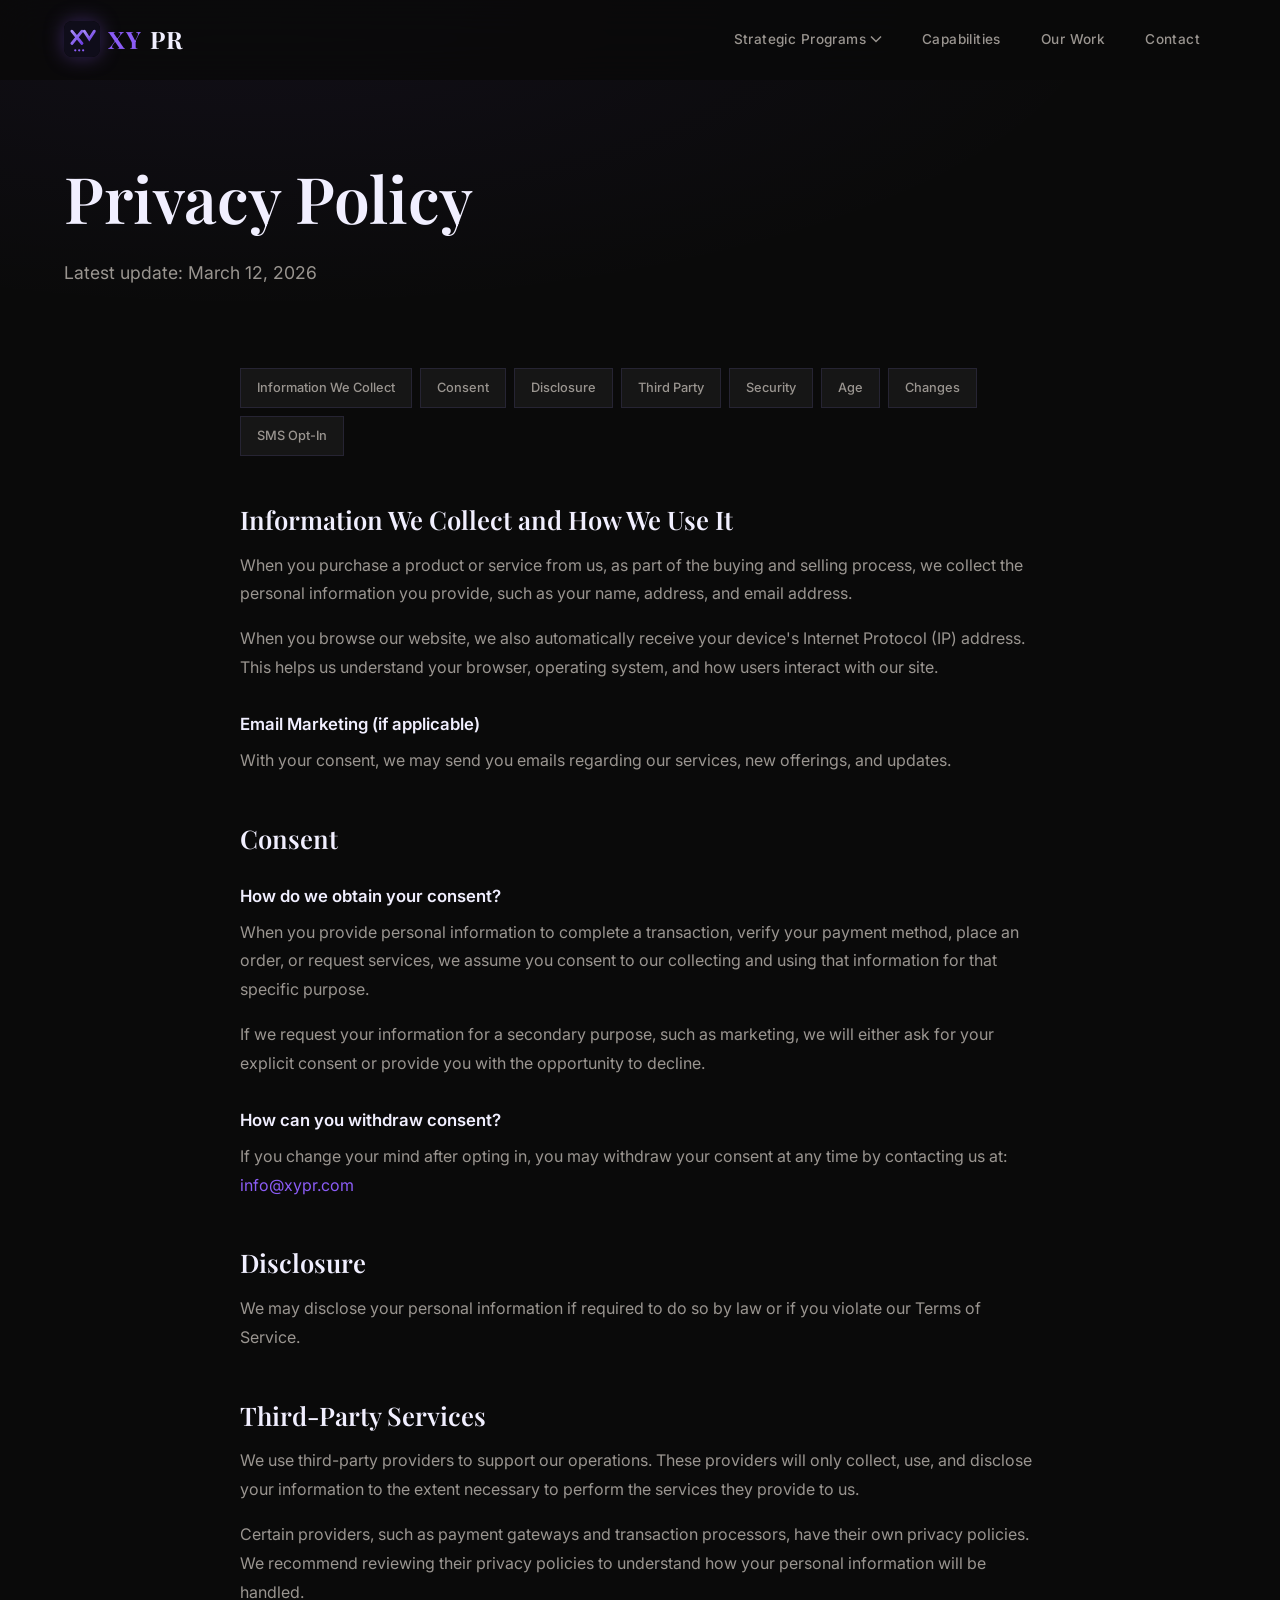
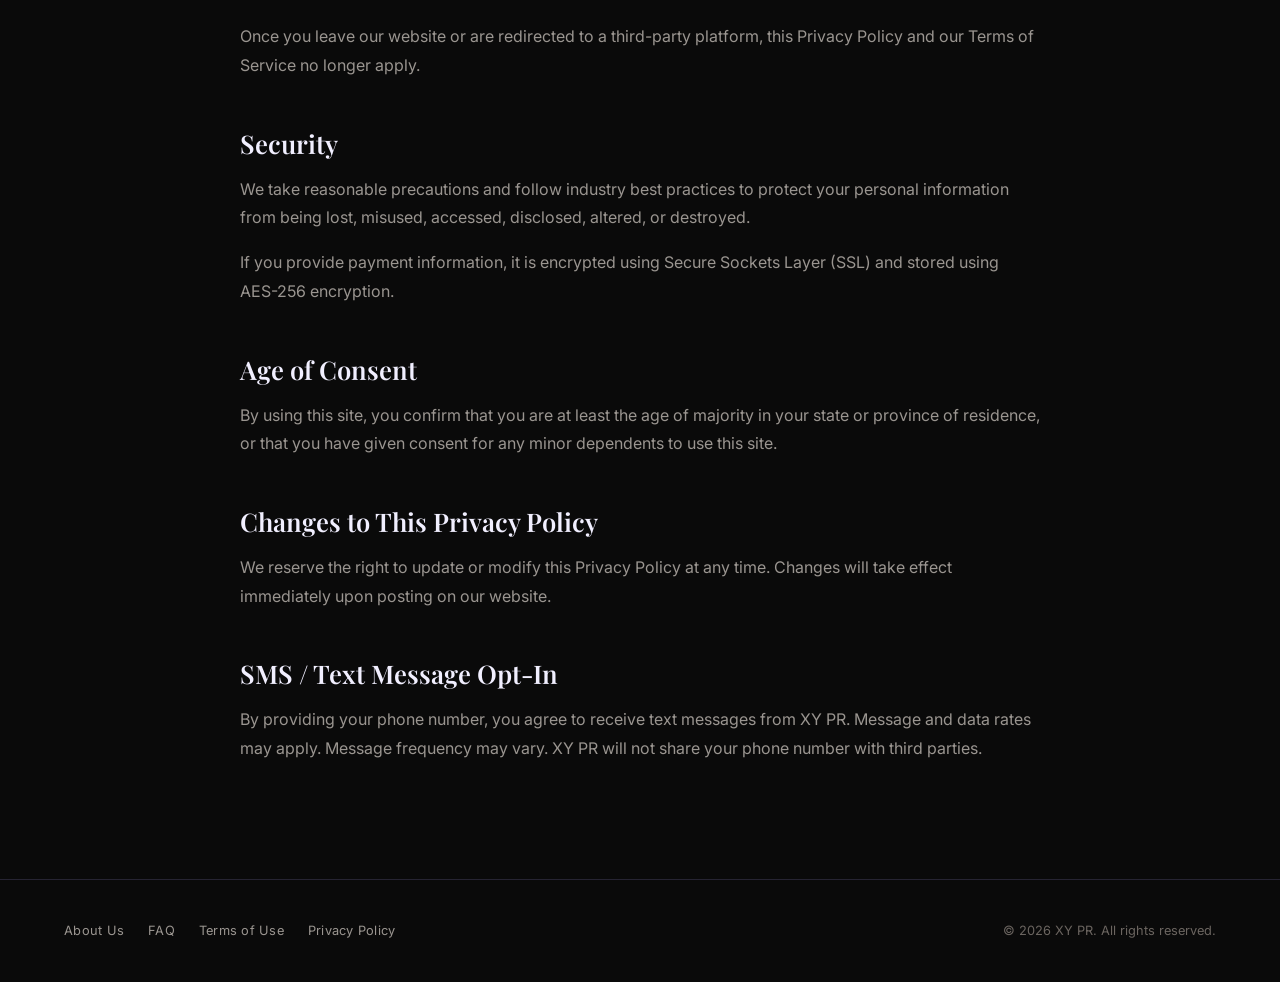
<file: privacy.html>
<!DOCTYPE html>
<html lang="en">
<head>
  <meta charset="UTF-8">
  <meta name="viewport" content="width=device-width, initial-scale=1.0">
  <title>Privacy Policy | XY PR</title>
  <meta name="description" content="XY PR Privacy Policy - how we collect, use, and protect your information.">
  <link rel="stylesheet" href="css/style.css">
  <link rel="icon" type="image/svg+xml" href="images/favicon.svg">
</head>
<body>

  <!-- Navigation -->
  <nav class="nav">
    <div class="nav__inner">
      <a href="index.html" class="nav__logo">
        <img src="images/logo.svg" alt="" class="nav__logo-img"><span><span class="nav__logo-accent">XY</span> PR</span>
      </a>
      <div class="nav__links">
        <div class="nav__dropdown">
          <a class="nav__link nav__dropdown-trigger">
            Strategic Programs
            <svg viewBox="0 0 12 8" fill="none"><path d="M1 1.5L6 6.5L11 1.5" stroke="currentColor" stroke-width="1.5"/></svg>
          </a>
          <div class="nav__dropdown-menu">
            <a href="career-programs.html" class="nav__dropdown-item">Career Acceleration Programs</a>
            <a href="vanguard-programs.html" class="nav__dropdown-item">Vanguard Programs</a>
          </div>
        </div>
        <a href="capabilities.html" class="nav__link">Capabilities</a>
        <a href="our-work.html" class="nav__link">Our Work</a>
        <a href="contact.html" class="nav__link">Contact</a>
      </div>
      <button class="nav__burger" aria-label="Menu">
        <span></span><span></span><span></span>
      </button>
    </div>
  </nav>

  <!-- Page Header -->
  <header class="page-header">
    <div class="container page-header__inner">
      <h1 class="page-header__title">Privacy Policy</h1>
      <p class="page-header__desc text-muted">Latest update: March 12, 2026</p>
    </div>
  </header>

  <!-- Content -->
  <section class="section" style="padding-top: 0;">
    <div class="container">
      <div class="legal-content">

        <div class="legal-nav">
          <a href="#info">Information We Collect</a>
          <a href="#consent">Consent</a>
          <a href="#disclosure">Disclosure</a>
          <a href="#thirdparty">Third Party</a>
          <a href="#security">Security</a>
          <a href="#age">Age</a>
          <a href="#changes">Changes</a>
          <a href="#sms">SMS Opt-In</a>
        </div>

        <h2 id="info">Information We Collect and How We Use It</h2>
        <p>When you purchase a product or service from us, as part of the buying and selling process, we collect the personal information you provide, such as your name, address, and email address.</p>
        <p>When you browse our website, we also automatically receive your device's Internet Protocol (IP) address. This helps us understand your browser, operating system, and how users interact with our site.</p>

        <h3>Email Marketing (if applicable)</h3>
        <p>With your consent, we may send you emails regarding our services, new offerings, and updates.</p>

        <h2 id="consent">Consent</h2>
        <h3>How do we obtain your consent?</h3>
        <p>When you provide personal information to complete a transaction, verify your payment method, place an order, or request services, we assume you consent to our collecting and using that information for that specific purpose.</p>
        <p>If we request your information for a secondary purpose, such as marketing, we will either ask for your explicit consent or provide you with the opportunity to decline.</p>

        <h3>How can you withdraw consent?</h3>
        <p>If you change your mind after opting in, you may withdraw your consent at any time by contacting us at: <a href="mailto:info@xypr.com">info@xypr.com</a></p>

        <h2 id="disclosure">Disclosure</h2>
        <p>We may disclose your personal information if required to do so by law or if you violate our Terms of Service.</p>

        <h2 id="thirdparty">Third-Party Services</h2>
        <p>We use third-party providers to support our operations. These providers will only collect, use, and disclose your information to the extent necessary to perform the services they provide to us.</p>
        <p>Certain providers, such as payment gateways and transaction processors, have their own privacy policies. We recommend reviewing their privacy policies to understand how your personal information will be handled.</p>
        <p>Once you leave our website or are redirected to a third-party platform, this Privacy Policy and our Terms of Service no longer apply.</p>

        <h2 id="security">Security</h2>
        <p>We take reasonable precautions and follow industry best practices to protect your personal information from being lost, misused, accessed, disclosed, altered, or destroyed.</p>
        <p>If you provide payment information, it is encrypted using Secure Sockets Layer (SSL) and stored using AES-256 encryption.</p>

        <h2 id="age">Age of Consent</h2>
        <p>By using this site, you confirm that you are at least the age of majority in your state or province of residence, or that you have given consent for any minor dependents to use this site.</p>

        <h2 id="changes">Changes to This Privacy Policy</h2>
        <p>We reserve the right to update or modify this Privacy Policy at any time. Changes will take effect immediately upon posting on our website.</p>

        <h2 id="sms">SMS / Text Message Opt-In</h2>
        <p>By providing your phone number, you agree to receive text messages from XY PR. Message and data rates may apply. Message frequency may vary. XY PR will not share your phone number with third parties.</p>

      </div>
    </div>
  </section>

  <!-- Footer -->
  <footer class="footer">
    <div class="container">
      <div class="footer__inner">
        <div class="footer__links">
          <a href="about.html" class="footer__link">About Us</a>
          <a href="faq.html" class="footer__link">FAQ</a>
          <a href="terms.html" class="footer__link">Terms of Use</a>
          <a href="privacy.html" class="footer__link">Privacy Policy</a>
        </div>
        <p class="footer__copy">&copy; 2026 XY PR. All rights reserved.</p>
      </div>
    </div>
  </footer>

  <script src="js/main.js"></script>
</body>
</html>
</file>
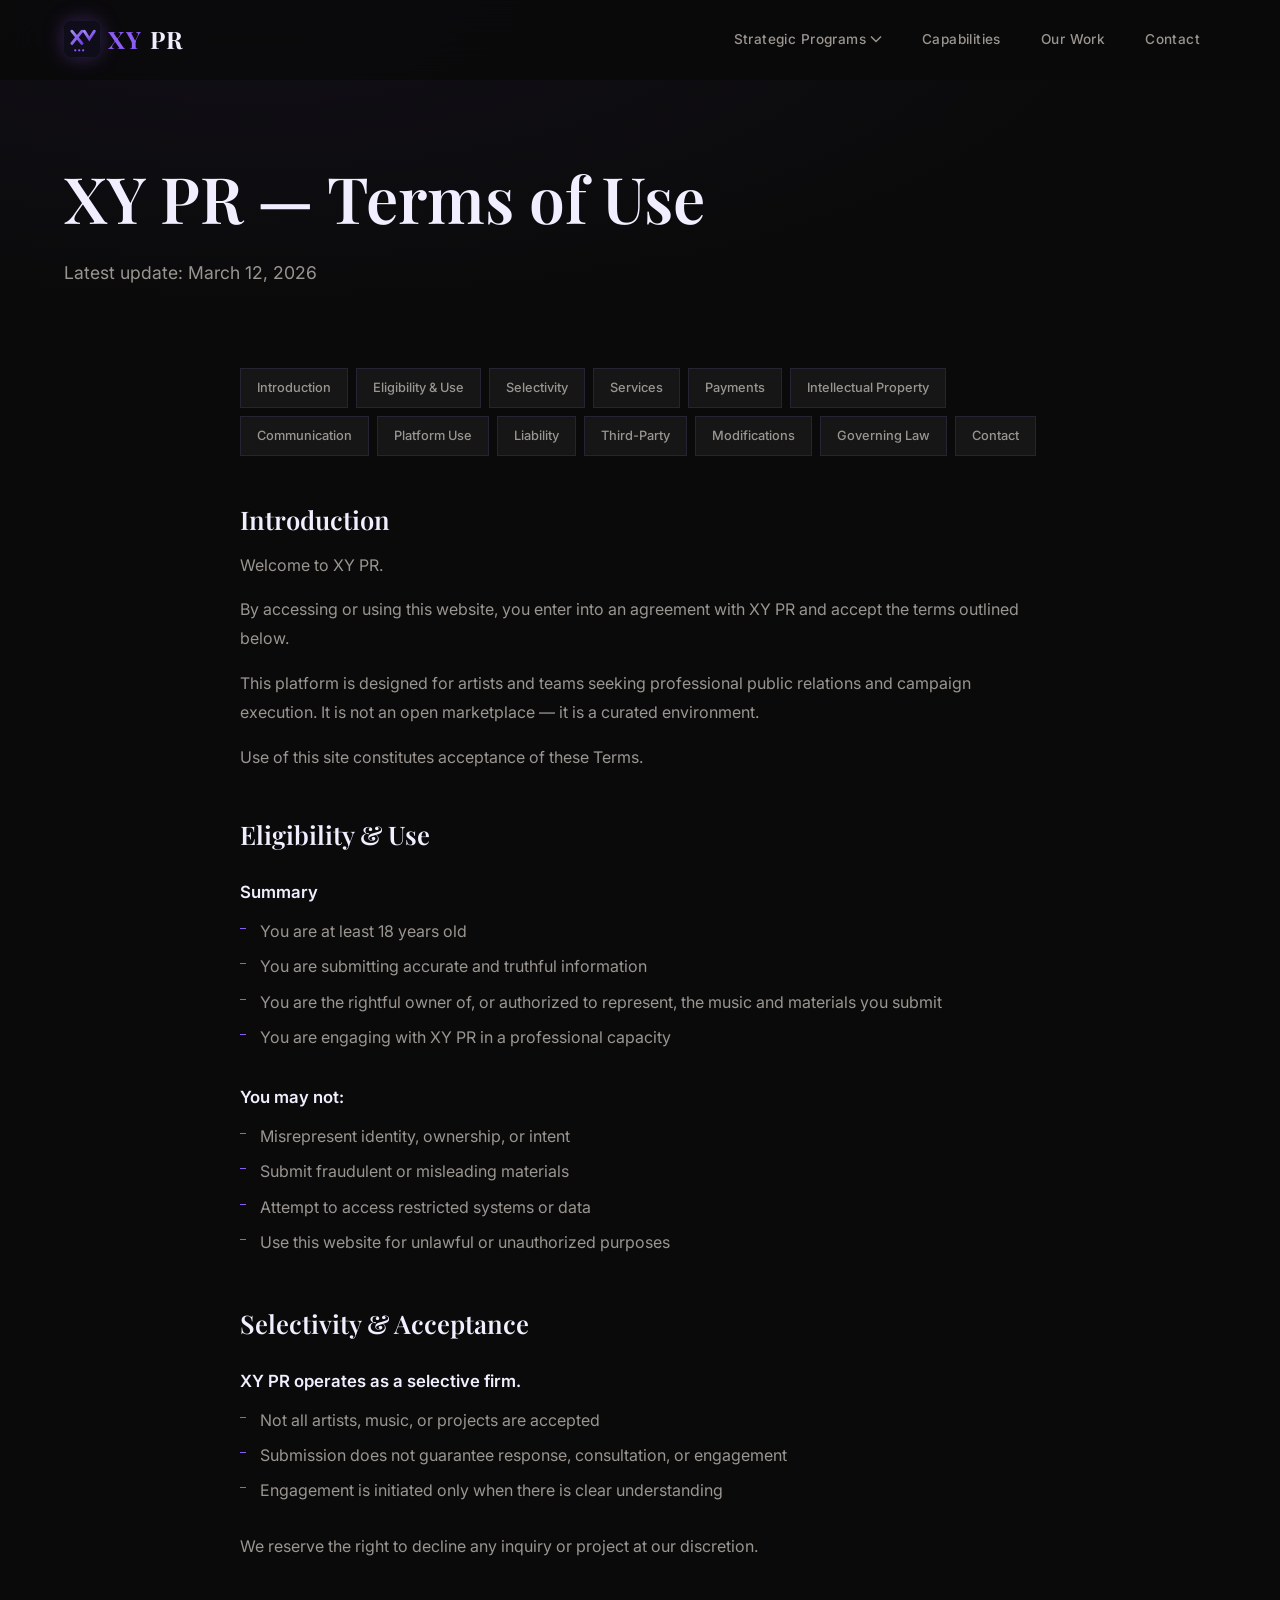
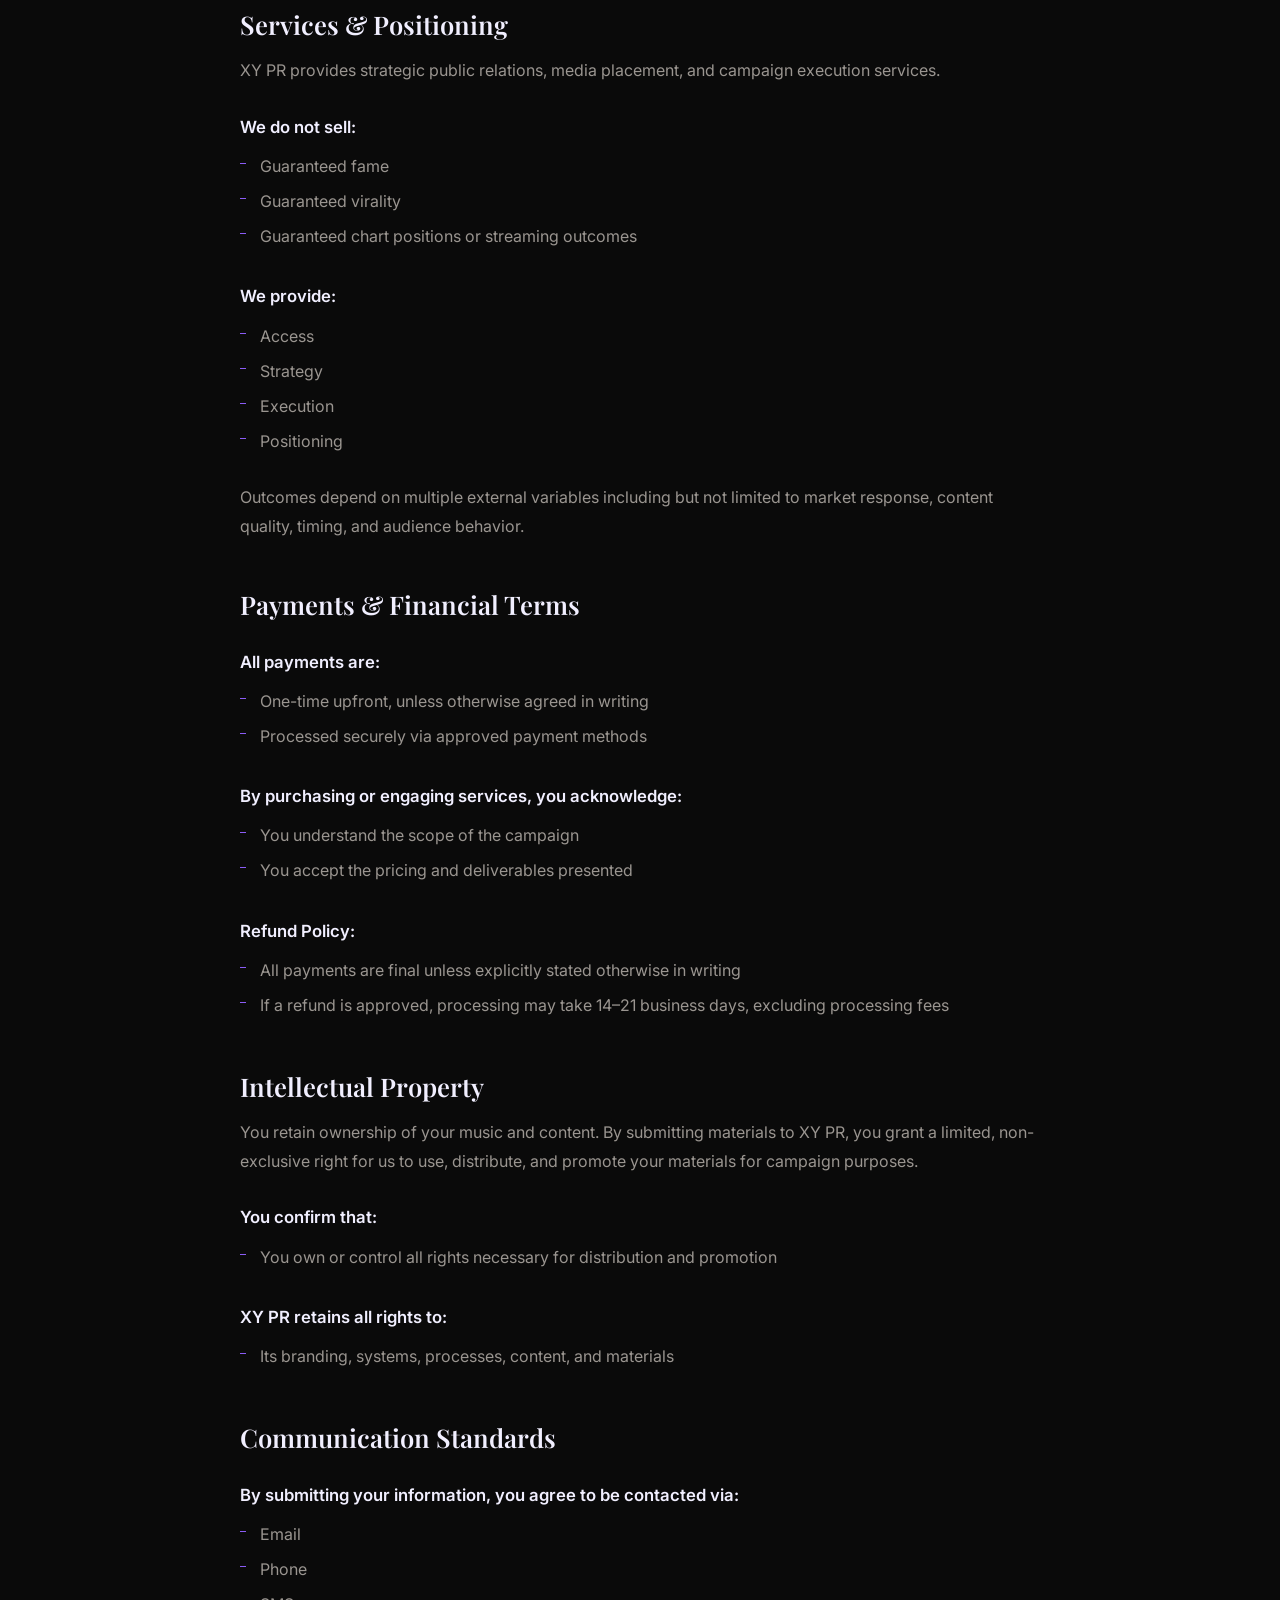
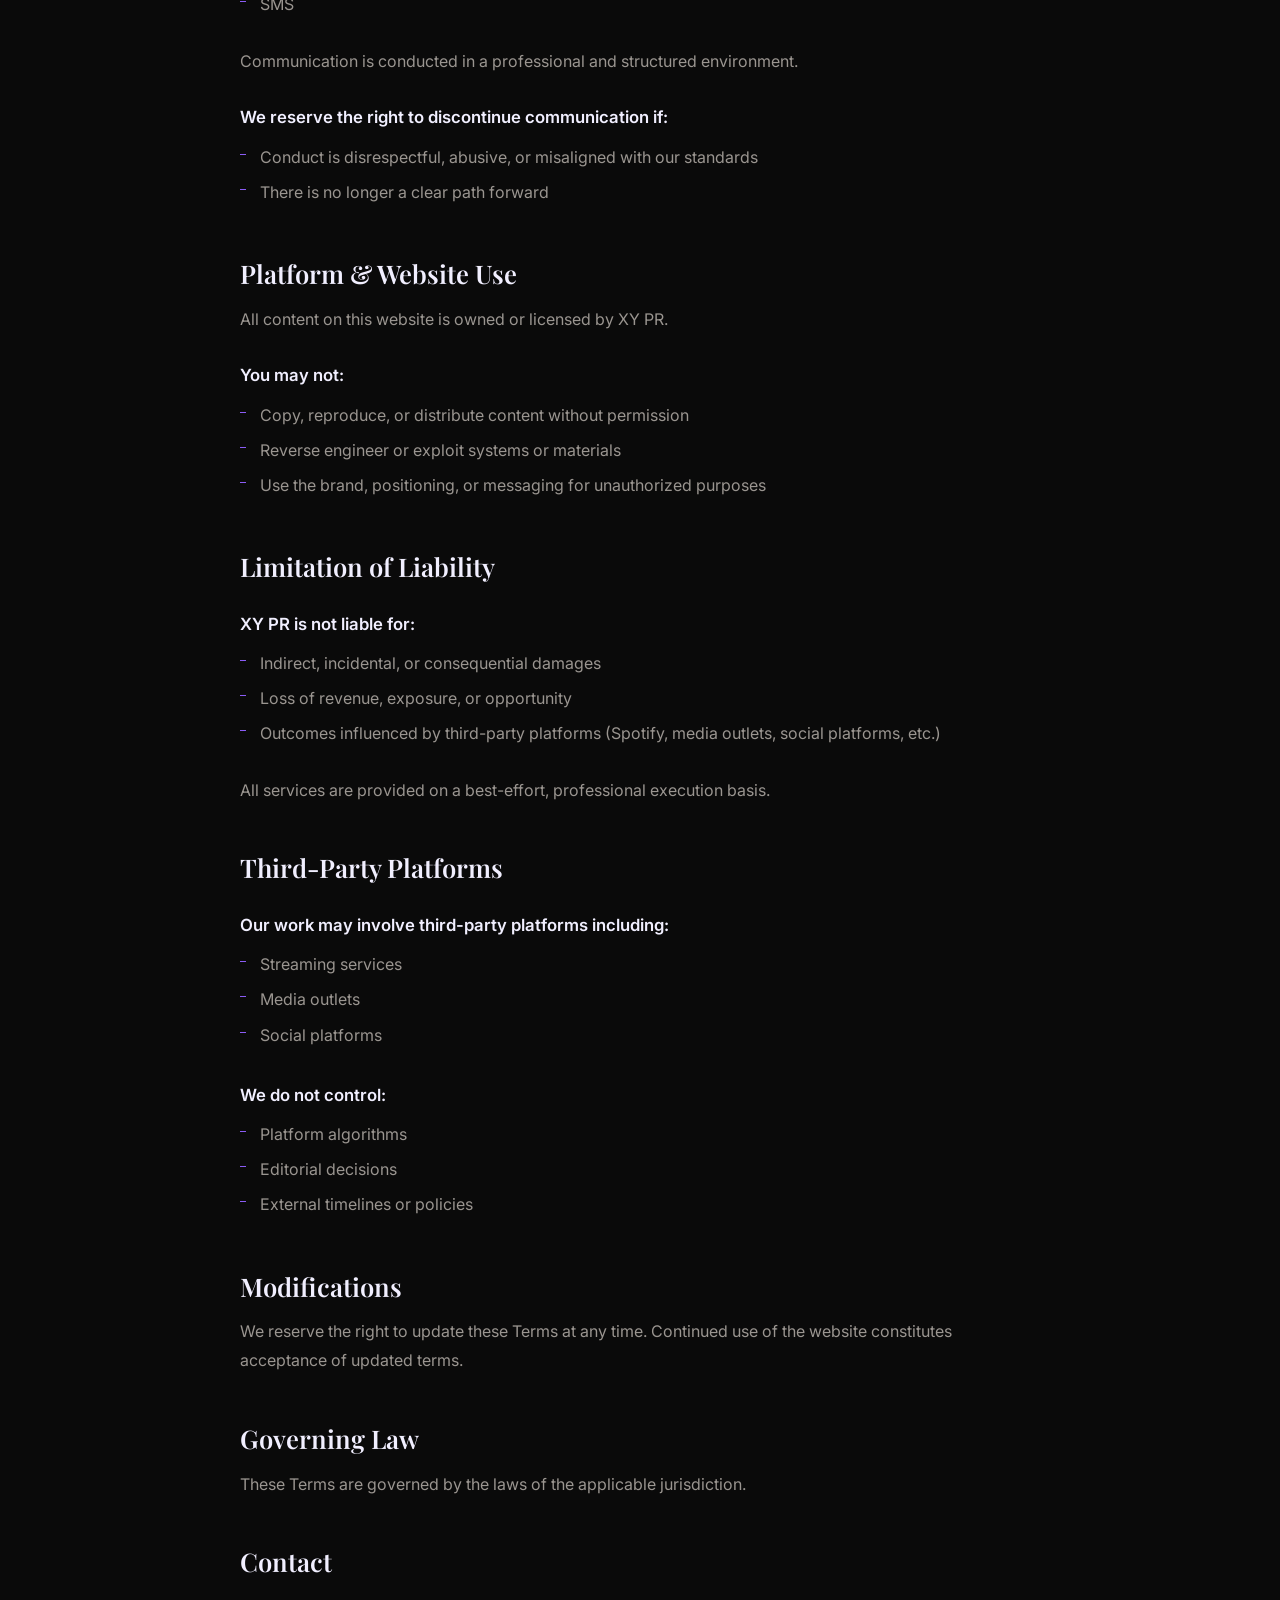
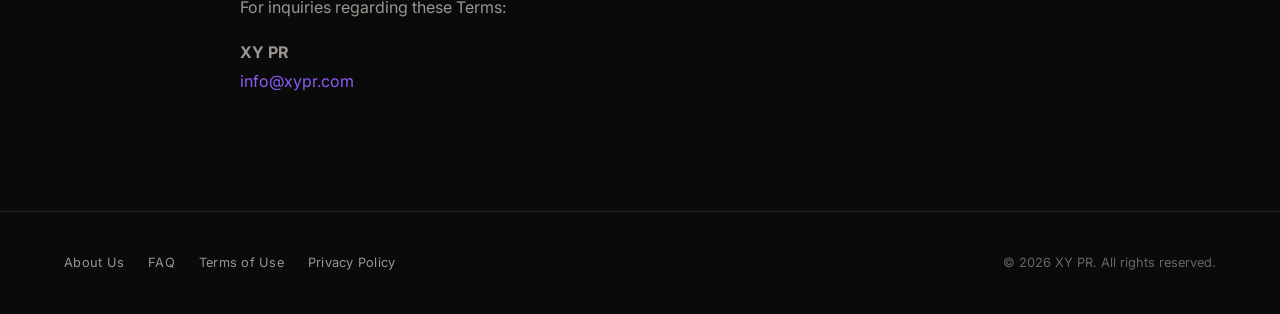
<file: terms.html>
<!DOCTYPE html>
<html lang="en">
<head>
  <meta charset="UTF-8">
  <meta name="viewport" content="width=device-width, initial-scale=1.0">
  <title>Terms of Use | XY PR</title>
  <meta name="description" content="XY PR Terms of Use - terms and conditions governing use of our services.">
  <link rel="stylesheet" href="css/style.css">
  <link rel="icon" type="image/svg+xml" href="images/favicon.svg">
</head>
<body>

  <!-- Navigation -->
  <nav class="nav">
    <div class="nav__inner">
      <a href="index.html" class="nav__logo">
        <img src="images/logo.svg" alt="" class="nav__logo-img"><span><span class="nav__logo-accent">XY</span> PR</span>
      </a>
      <div class="nav__links">
        <div class="nav__dropdown">
          <a class="nav__link nav__dropdown-trigger">
            Strategic Programs
            <svg viewBox="0 0 12 8" fill="none"><path d="M1 1.5L6 6.5L11 1.5" stroke="currentColor" stroke-width="1.5"/></svg>
          </a>
          <div class="nav__dropdown-menu">
            <a href="career-programs.html" class="nav__dropdown-item">Career Acceleration Programs</a>
            <a href="vanguard-programs.html" class="nav__dropdown-item">Vanguard Programs</a>
          </div>
        </div>
        <a href="capabilities.html" class="nav__link">Capabilities</a>
        <a href="our-work.html" class="nav__link">Our Work</a>
        <a href="contact.html" class="nav__link">Contact</a>
      </div>
      <button class="nav__burger" aria-label="Menu">
        <span></span><span></span><span></span>
      </button>
    </div>
  </nav>

  <!-- Page Header -->
  <header class="page-header">
    <div class="container page-header__inner">
      <h1 class="page-header__title">XY PR &mdash; Terms of Use</h1>
      <p class="page-header__desc text-muted">Latest update: March 12, 2026</p>
    </div>
  </header>

  <!-- Content -->
  <section class="section" style="padding-top: 0;">
    <div class="container">
      <div class="legal-content">

        <div class="legal-nav">
          <a href="#intro">Introduction</a>
          <a href="#eligibility">Eligibility & Use</a>
          <a href="#selectivity">Selectivity</a>
          <a href="#services">Services</a>
          <a href="#payments">Payments</a>
          <a href="#ip">Intellectual Property</a>
          <a href="#communication">Communication</a>
          <a href="#platform">Platform Use</a>
          <a href="#liability">Liability</a>
          <a href="#thirdparty">Third-Party</a>
          <a href="#modifications">Modifications</a>
          <a href="#law">Governing Law</a>
          <a href="#contact">Contact</a>
        </div>

        <h2 id="intro">Introduction</h2>
        <p>Welcome to XY PR.</p>
        <p>By accessing or using this website, you enter into an agreement with XY PR and accept the terms outlined below.</p>
        <p>This platform is designed for artists and teams seeking professional public relations and campaign execution. It is not an open marketplace &mdash; it is a curated environment.</p>
        <p>Use of this site constitutes acceptance of these Terms.</p>

        <h2 id="eligibility">Eligibility & Use</h2>
        <h3>Summary</h3>
        <ul>
          <li>You are at least 18 years old</li>
          <li>You are submitting accurate and truthful information</li>
          <li>You are the rightful owner of, or authorized to represent, the music and materials you submit</li>
          <li>You are engaging with XY PR in a professional capacity</li>
        </ul>
        <h3>You may not:</h3>
        <ul>
          <li>Misrepresent identity, ownership, or intent</li>
          <li>Submit fraudulent or misleading materials</li>
          <li>Attempt to access restricted systems or data</li>
          <li>Use this website for unlawful or unauthorized purposes</li>
        </ul>

        <h2 id="selectivity">Selectivity & Acceptance</h2>
        <h3>XY PR operates as a selective firm.</h3>
        <ul>
          <li>Not all artists, music, or projects are accepted</li>
          <li>Submission does not guarantee response, consultation, or engagement</li>
          <li>Engagement is initiated only when there is clear understanding</li>
        </ul>
        <p>We reserve the right to decline any inquiry or project at our discretion.</p>

        <h2 id="services">Services & Positioning</h2>
        <p>XY PR provides strategic public relations, media placement, and campaign execution services.</p>
        <h3>We do not sell:</h3>
        <ul>
          <li>Guaranteed fame</li>
          <li>Guaranteed virality</li>
          <li>Guaranteed chart positions or streaming outcomes</li>
        </ul>
        <h3>We provide:</h3>
        <ul>
          <li>Access</li>
          <li>Strategy</li>
          <li>Execution</li>
          <li>Positioning</li>
        </ul>
        <p>Outcomes depend on multiple external variables including but not limited to market response, content quality, timing, and audience behavior.</p>

        <h2 id="payments">Payments & Financial Terms</h2>
        <h3>All payments are:</h3>
        <ul>
          <li>One-time upfront, unless otherwise agreed in writing</li>
          <li>Processed securely via approved payment methods</li>
        </ul>
        <h3>By purchasing or engaging services, you acknowledge:</h3>
        <ul>
          <li>You understand the scope of the campaign</li>
          <li>You accept the pricing and deliverables presented</li>
        </ul>
        <h3>Refund Policy:</h3>
        <ul>
          <li>All payments are final unless explicitly stated otherwise in writing</li>
          <li>If a refund is approved, processing may take 14&ndash;21 business days, excluding processing fees</li>
        </ul>

        <h2 id="ip">Intellectual Property</h2>
        <p>You retain ownership of your music and content. By submitting materials to XY PR, you grant a limited, non-exclusive right for us to use, distribute, and promote your materials for campaign purposes.</p>
        <h3>You confirm that:</h3>
        <ul>
          <li>You own or control all rights necessary for distribution and promotion</li>
        </ul>
        <h3>XY PR retains all rights to:</h3>
        <ul>
          <li>Its branding, systems, processes, content, and materials</li>
        </ul>

        <h2 id="communication">Communication Standards</h2>
        <h3>By submitting your information, you agree to be contacted via:</h3>
        <ul>
          <li>Email</li>
          <li>Phone</li>
          <li>SMS</li>
        </ul>
        <p>Communication is conducted in a professional and structured environment.</p>
        <h3>We reserve the right to discontinue communication if:</h3>
        <ul>
          <li>Conduct is disrespectful, abusive, or misaligned with our standards</li>
          <li>There is no longer a clear path forward</li>
        </ul>

        <h2 id="platform">Platform & Website Use</h2>
        <p>All content on this website is owned or licensed by XY PR.</p>
        <h3>You may not:</h3>
        <ul>
          <li>Copy, reproduce, or distribute content without permission</li>
          <li>Reverse engineer or exploit systems or materials</li>
          <li>Use the brand, positioning, or messaging for unauthorized purposes</li>
        </ul>

        <h2 id="liability">Limitation of Liability</h2>
        <h3>XY PR is not liable for:</h3>
        <ul>
          <li>Indirect, incidental, or consequential damages</li>
          <li>Loss of revenue, exposure, or opportunity</li>
          <li>Outcomes influenced by third-party platforms (Spotify, media outlets, social platforms, etc.)</li>
        </ul>
        <p>All services are provided on a best-effort, professional execution basis.</p>

        <h2 id="thirdparty">Third-Party Platforms</h2>
        <h3>Our work may involve third-party platforms including:</h3>
        <ul>
          <li>Streaming services</li>
          <li>Media outlets</li>
          <li>Social platforms</li>
        </ul>
        <h3>We do not control:</h3>
        <ul>
          <li>Platform algorithms</li>
          <li>Editorial decisions</li>
          <li>External timelines or policies</li>
        </ul>

        <h2 id="modifications">Modifications</h2>
        <p>We reserve the right to update these Terms at any time. Continued use of the website constitutes acceptance of updated terms.</p>

        <h2 id="law">Governing Law</h2>
        <p>These Terms are governed by the laws of the applicable jurisdiction.</p>

        <h2 id="contact">Contact</h2>
        <p>For inquiries regarding these Terms:</p>
        <p><strong>XY PR</strong><br>
        <a href="mailto:info@xypr.com">info@xypr.com</a></p>

      </div>
    </div>
  </section>

  <!-- Footer -->
  <footer class="footer">
    <div class="container">
      <div class="footer__inner">
        <div class="footer__links">
          <a href="about.html" class="footer__link">About Us</a>
          <a href="faq.html" class="footer__link">FAQ</a>
          <a href="terms.html" class="footer__link">Terms of Use</a>
          <a href="privacy.html" class="footer__link">Privacy Policy</a>
        </div>
        <p class="footer__copy">&copy; 2026 XY PR. All rights reserved.</p>
      </div>
    </div>
  </footer>

  <script src="js/main.js"></script>
</body>
</html>
</file>
<file: css/style.css>
/* ===== XY PR - Music Agency Stylesheet ===== */
/* Dark theme with gold/amber accents */

@import url('https://fonts.googleapis.com/css2?family=Playfair+Display:wght@400;500;600;700&family=Inter:wght@300;400;500;600;700&display=swap');

/* ===== CSS Variables ===== */
:root {
  --color-bg: #0a0a0a;
  --color-bg-alt: #111111;
  --color-bg-card: #161616;
  --color-bg-card-hover: #1c1c1c;
  --color-gold: #8b5cf6;
  --color-gold-light: #a78bfa;
  --color-gold-dark: #6d3fe0;
  --color-text: #f1efff;
  --color-text-muted: #9a9590;
  --color-text-dim: #6b6560;
  --color-border: #262433;
  --color-border-light: #363348;
  --font-display: 'Playfair Display', Georgia, serif;
  --font-body: 'Inter', -apple-system, BlinkMacSystemFont, sans-serif;
  --max-width: 1200px;
  --nav-height: 80px;
  --transition: 0.3s ease;
  --transition-slow: 0.6s ease;
}

/* ===== Reset ===== */
*, *::before, *::after {
  margin: 0;
  padding: 0;
  box-sizing: border-box;
}

html {
  scroll-behavior: smooth;
  font-size: 16px;
}

body {
  font-family: var(--font-body);
  background-color: var(--color-bg);
  color: var(--color-text);
  line-height: 1.7;
  overflow-x: hidden;
  -webkit-font-smoothing: antialiased;
  -moz-osx-font-smoothing: grayscale;
}

a {
  color: var(--color-gold);
  text-decoration: none;
  transition: color var(--transition);
}

a:hover {
  color: var(--color-gold-light);
}

img {
  max-width: 100%;
  height: auto;
  display: block;
}

ul { list-style: none; }

h1, h2, h3, h4, h5, h6 {
  font-family: var(--font-display);
  font-weight: 600;
  line-height: 1.2;
  color: var(--color-text);
}

/* ===== Utility ===== */
.container {
  max-width: var(--max-width);
  margin: 0 auto;
  padding: 0 24px;
}

.section {
  padding: 100px 0;
}

.section--alt {
  background: var(--color-bg-alt);
}

.text-gold { color: var(--color-gold); }
.text-muted { color: var(--color-text-muted); }
.text-center { text-align: center; }

.sr-only {
  position: absolute;
  width: 1px;
  height: 1px;
  overflow: hidden;
  clip: rect(0 0 0 0);
  white-space: nowrap;
}

/* ===== Buttons ===== */
.btn {
  display: inline-block;
  padding: 16px 36px;
  font-family: var(--font-body);
  font-size: 0.875rem;
  font-weight: 600;
  letter-spacing: 0.08em;
  text-transform: uppercase;
  border: none;
  border-radius: 0;
  cursor: pointer;
  transition: all var(--transition);
  text-align: center;
}

.btn--primary {
  background: var(--color-gold);
  color: var(--color-bg);
}

.btn--primary:hover {
  background: var(--color-gold-light);
  color: var(--color-bg);
  transform: translateY(-2px);
  box-shadow: 0 8px 30px rgba(139, 92, 246, 0.3);
}

.btn--outline {
  background: transparent;
  color: var(--color-gold);
  border: 1px solid var(--color-gold);
}

.btn--outline:hover {
  background: var(--color-gold);
  color: var(--color-bg);
  transform: translateY(-2px);
}

.btn--ghost {
  background: transparent;
  color: var(--color-text);
  border: 1px solid var(--color-border);
}

.btn--ghost:hover {
  border-color: var(--color-gold);
  color: var(--color-gold);
}

/* ===== Navigation ===== */
.nav {
  position: fixed;
  top: 0;
  left: 0;
  width: 100%;
  height: var(--nav-height);
  z-index: 1000;
  transition: all var(--transition);
  background: rgba(10, 10, 10, 0.85);
  backdrop-filter: blur(20px);
  -webkit-backdrop-filter: blur(20px);
  border-bottom: 1px solid transparent;
}

.nav.scrolled {
  border-bottom-color: var(--color-border);
  background: rgba(10, 10, 10, 0.95);
}

.nav__inner {
  max-width: var(--max-width);
  margin: 0 auto;
  padding: 0 24px;
  height: 100%;
  display: flex;
  align-items: center;
  justify-content: space-between;
}

.nav__logo {
  font-family: var(--font-display);
  font-size: 1.5rem;
  font-weight: 700;
  color: var(--color-text);
  letter-spacing: 0.05em;
  display: flex;
  align-items: center;
  gap: 8px;
}

.nav__logo:hover { color: var(--color-text); }

.nav__logo-img {
  width: 36px;
  height: 36px;
  border-radius: 8px;
  box-shadow: 0 0 20px rgba(139, 92, 246, 0.35);
}

.nav__logo-accent {
  color: var(--color-gold);
}

.nav__links {
  display: flex;
  align-items: center;
  gap: 8px;
}

.nav__link {
  padding: 8px 16px;
  font-size: 0.85rem;
  font-weight: 500;
  color: var(--color-text-muted);
  letter-spacing: 0.03em;
  transition: color var(--transition);
  position: relative;
}

.nav__link:hover,
.nav__link.active {
  color: var(--color-text);
}

.nav__link::after {
  content: '';
  position: absolute;
  bottom: 0;
  left: 16px;
  right: 16px;
  height: 1px;
  background: var(--color-gold);
  transform: scaleX(0);
  transition: transform var(--transition);
}

.nav__link:hover::after,
.nav__link.active::after {
  transform: scaleX(1);
}

/* Dropdown */
.nav__dropdown {
  position: relative;
}

.nav__dropdown-trigger {
  cursor: pointer;
  display: flex;
  align-items: center;
  gap: 4px;
}

.nav__dropdown-trigger svg {
  width: 12px;
  height: 12px;
  transition: transform var(--transition);
}

.nav__dropdown:hover .nav__dropdown-trigger svg {
  transform: rotate(180deg);
}

.nav__dropdown-menu {
  position: absolute;
  top: 100%;
  left: 0;
  min-width: 260px;
  background: var(--color-bg-card);
  border: 1px solid var(--color-border);
  padding: 8px 0;
  opacity: 0;
  visibility: hidden;
  transform: translateY(10px);
  transition: all var(--transition);
}

.nav__dropdown:hover .nav__dropdown-menu {
  opacity: 1;
  visibility: visible;
  transform: translateY(0);
}

.nav__dropdown-item {
  display: block;
  padding: 12px 20px;
  font-size: 0.85rem;
  color: var(--color-text-muted);
  transition: all var(--transition);
}

.nav__dropdown-item:hover {
  background: var(--color-bg);
  color: var(--color-gold);
  padding-left: 28px;
}

/* Mobile menu */
.nav__burger {
  display: none;
  flex-direction: column;
  gap: 5px;
  cursor: pointer;
  padding: 4px;
  background: none;
  border: none;
}

.nav__burger span {
  display: block;
  width: 24px;
  height: 2px;
  background: var(--color-text);
  transition: all var(--transition);
}

.nav__burger.active span:nth-child(1) {
  transform: rotate(45deg) translate(5px, 5px);
}

.nav__burger.active span:nth-child(2) {
  opacity: 0;
}

.nav__burger.active span:nth-child(3) {
  transform: rotate(-45deg) translate(5px, -5px);
}

/* ===== Hero ===== */
.hero {
  min-height: 100vh;
  display: flex;
  align-items: center;
  position: relative;
  padding-top: var(--nav-height);
  overflow: hidden;
}

.hero__bg {
  position: absolute;
  inset: 0;
  z-index: 0;
}

.hero__bg::before {
  content: '';
  position: absolute;
  inset: 0;
  background: radial-gradient(ellipse at 30% 50%, rgba(139, 92, 246, 0.08) 0%, transparent 70%),
              radial-gradient(ellipse at 70% 30%, rgba(139, 92, 246, 0.04) 0%, transparent 60%);
}

.hero--photo .hero__bg {
  background: var(--photo) center / cover no-repeat;
}

.hero--photo .hero__bg::before {
  background:
    linear-gradient(90deg, rgba(10, 10, 10, 0.95) 0%, rgba(10, 10, 10, 0.8) 50%, rgba(10, 10, 10, 0.45) 100%),
    radial-gradient(ellipse at 30% 50%, rgba(139, 92, 246, 0.18) 0%, transparent 70%);
}

.hero__bg::after {
  content: '';
  position: absolute;
  bottom: 0;
  left: 0;
  right: 0;
  height: 200px;
  background: linear-gradient(to top, var(--color-bg), transparent);
}

.hero__grid {
  display: grid;
  grid-template-columns: 1.1fr 0.9fr;
  gap: 48px;
  align-items: center;
}

.hero__content {
  position: relative;
  z-index: 1;
  max-width: 800px;
}

.hero__art {
  position: relative;
  z-index: 1;
}

.hero__art img {
  width: 100%;
  max-width: 520px;
  margin: 0 auto;
  filter: drop-shadow(0 30px 60px rgba(139, 92, 246, 0.25));
  animation: spin 40s linear infinite;
}

@keyframes spin {
  to { transform: rotate(360deg); }
}

.hero__eyebrow {
  font-size: 0.8rem;
  font-weight: 600;
  letter-spacing: 0.2em;
  text-transform: uppercase;
  color: var(--color-gold);
  margin-bottom: 24px;
  display: flex;
  align-items: center;
  gap: 12px;
}

.hero__eyebrow::before {
  content: '';
  width: 40px;
  height: 1px;
  background: var(--color-gold);
}

.hero__title {
  font-size: clamp(2.5rem, 6vw, 4.5rem);
  font-weight: 700;
  line-height: 1.08;
  margin-bottom: 28px;
}

.hero__title span {
  display: block;
}

.hero__subtitle {
  font-size: 1.15rem;
  color: var(--color-text-muted);
  max-width: 550px;
  margin-bottom: 48px;
  line-height: 1.8;
}

.hero__actions {
  display: flex;
  gap: 16px;
  flex-wrap: wrap;
}

/* Floating music notes animation */
.hero__notes {
  position: absolute;
  right: 5%;
  top: 20%;
  width: 400px;
  height: 400px;
  opacity: 0.06;
  z-index: 0;
}

.hero__note {
  position: absolute;
  font-size: 3rem;
  animation: float 6s ease-in-out infinite;
  color: var(--color-gold);
}

.hero__note:nth-child(1) { top: 10%; left: 20%; animation-delay: 0s; }
.hero__note:nth-child(2) { top: 40%; left: 60%; animation-delay: 1.5s; }
.hero__note:nth-child(3) { top: 70%; left: 30%; animation-delay: 3s; }
.hero__note:nth-child(4) { top: 25%; left: 80%; animation-delay: 4.5s; }

@keyframes float {
  0%, 100% { transform: translateY(0) rotate(0deg); }
  50% { transform: translateY(-20px) rotate(5deg); }
}

/* ===== Section Headers ===== */
.section-header {
  margin-bottom: 64px;
}

.section-header__eyebrow {
  font-size: 0.75rem;
  font-weight: 600;
  letter-spacing: 0.2em;
  text-transform: uppercase;
  color: var(--color-gold);
  margin-bottom: 16px;
}

.section-header__title {
  font-size: clamp(2rem, 4vw, 3rem);
  margin-bottom: 20px;
}

.section-header__desc {
  font-size: 1.05rem;
  color: var(--color-text-muted);
  max-width: 600px;
  line-height: 1.8;
}

.section-header--center {
  text-align: center;
}

.section-header--center .section-header__desc {
  margin: 0 auto;
}

/* ===== Trust Banner ===== */
.trust {
  padding: 60px 0;
  border-top: 1px solid var(--color-border);
  border-bottom: 1px solid var(--color-border);
}

.trust__inner {
  display: flex;
  align-items: center;
  justify-content: center;
  gap: 48px;
  flex-wrap: wrap;
}

.trust__item {
  font-size: 0.85rem;
  color: var(--color-text-dim);
  letter-spacing: 0.05em;
  text-transform: uppercase;
  font-weight: 500;
}

/* ===== Program Cards ===== */
.programs {
  display: grid;
  grid-template-columns: repeat(auto-fit, minmax(340px, 1fr));
  gap: 32px;
}

.program-card {
  background: var(--color-bg-card);
  border: 1px solid var(--color-border);
  padding: 48px 36px;
  position: relative;
  overflow: hidden;
  transition: all var(--transition);
}

.program-card::before {
  content: '';
  position: absolute;
  top: 0;
  left: 0;
  right: 0;
  height: 2px;
  background: linear-gradient(90deg, var(--color-gold), transparent);
  transform: scaleX(0);
  transform-origin: left;
  transition: transform var(--transition-slow);
}

.program-card:hover {
  border-color: var(--color-border-light);
  transform: translateY(-4px);
  box-shadow: 0 20px 60px rgba(0, 0, 0, 0.3);
}

.program-card:hover::before {
  transform: scaleX(1);
}

.program-card__image {
  width: calc(100% + 72px);
  margin: -48px -36px 32px;
  max-width: none;
  aspect-ratio: 16/9;
  object-fit: cover;
  border-bottom: 1px solid var(--color-border);
  filter: saturate(0.85);
  transition: filter var(--transition-slow), transform var(--transition-slow);
}

.program-card:hover .program-card__image {
  filter: saturate(1.1);
}

.program-intro {
  display: grid;
  grid-template-columns: 1fr 1fr;
  gap: 48px;
  align-items: center;
  margin-bottom: 64px;
}

.program-intro__image {
  width: 100%;
  aspect-ratio: 4/3;
  object-fit: cover;
  border: 1px solid var(--color-border);
}

.program-card__category {
  font-size: 0.7rem;
  font-weight: 600;
  letter-spacing: 0.15em;
  text-transform: uppercase;
  color: var(--color-gold);
  margin-bottom: 20px;
}

.program-card__title {
  font-size: 1.6rem;
  margin-bottom: 16px;
}

.program-card__desc {
  color: var(--color-text-muted);
  font-size: 0.95rem;
  line-height: 1.7;
  margin-bottom: 32px;
}

.program-card__link {
  font-size: 0.85rem;
  font-weight: 600;
  letter-spacing: 0.06em;
  text-transform: uppercase;
  color: var(--color-gold);
  display: inline-flex;
  align-items: center;
  gap: 8px;
}

.program-card__link::after {
  content: '\2192';
  transition: transform var(--transition);
}

.program-card__link:hover::after {
  transform: translateX(4px);
}

/* ===== Reputation / Feature Grid ===== */
.features {
  display: grid;
  grid-template-columns: 1fr 1fr;
  gap: 80px;
  align-items: center;
}

.features__visual {
  position: relative;
}

.features__image-placeholder {
  background: linear-gradient(135deg, var(--color-bg-card), var(--color-bg-alt));
  border: 1px solid var(--color-border);
  aspect-ratio: 4/5;
  display: flex;
  align-items: center;
  justify-content: center;
  font-size: 4rem;
  color: var(--color-gold);
  opacity: 0.3;
  position: relative;
  overflow: hidden;
}

.features__image-placeholder::after {
  content: '';
  position: absolute;
  inset: 0;
  background: linear-gradient(135deg, transparent 40%, rgba(139, 92, 246, 0.05));
}

.features__image {
  width: 100%;
  border: 1px solid var(--color-border);
  box-shadow: 0 30px 80px rgba(0, 0, 0, 0.4);
}

.features__image--tall {
  aspect-ratio: 4/5;
  object-fit: cover;
}

.features__image--wide {
  aspect-ratio: 16/9;
  object-fit: cover;
}

.features__list {
  display: flex;
  flex-direction: column;
  gap: 36px;
}

.feature-item {
  padding-left: 24px;
  border-left: 2px solid var(--color-border);
  transition: border-color var(--transition);
}

.feature-item:hover {
  border-left-color: var(--color-gold);
}

.feature-item__title {
  font-family: var(--font-body);
  font-size: 1.1rem;
  font-weight: 600;
  margin-bottom: 8px;
}

.feature-item__desc {
  color: var(--color-text-muted);
  font-size: 0.92rem;
  line-height: 1.7;
}

/* ===== Team Section ===== */
.team-grid {
  display: grid;
  grid-template-columns: repeat(3, 1fr);
  gap: 2px;
}

.team-block {
  background: var(--color-bg-card);
  padding: 40px 32px;
  border: 1px solid var(--color-border);
  text-align: center;
  transition: all var(--transition);
}

.team-block:hover {
  background: var(--color-bg-card-hover);
  border-color: var(--color-border-light);
}

.team-block__icon {
  font-size: 1.5rem;
  color: var(--color-gold);
  margin-bottom: 20px;
}

.team-block__title {
  font-family: var(--font-body);
  font-size: 0.75rem;
  font-weight: 600;
  letter-spacing: 0.12em;
  text-transform: uppercase;
  color: var(--color-text);
  margin-bottom: 12px;
}

.team-block__desc {
  font-size: 0.85rem;
  color: var(--color-text-muted);
  line-height: 1.6;
}

/* ===== CTA Section ===== */
.cta {
  padding: 100px 0;
  text-align: center;
  position: relative;
}

.cta::before {
  content: '';
  position: absolute;
  inset: 0;
  background: radial-gradient(ellipse at center, rgba(139, 92, 246, 0.06) 0%, transparent 70%);
}

.cta--photo {
  background: var(--photo) center / cover no-repeat fixed;
}

.cta--photo::before {
  background:
    linear-gradient(rgba(10, 10, 10, 0.88), rgba(10, 10, 10, 0.88)),
    radial-gradient(ellipse at center, rgba(139, 92, 246, 0.15) 0%, transparent 70%);
}

.cta__inner {
  position: relative;
  z-index: 1;
  max-width: 600px;
  margin: 0 auto;
}

.cta__title {
  font-size: clamp(1.8rem, 3.5vw, 2.5rem);
  margin-bottom: 20px;
}

.cta__desc {
  color: var(--color-text-muted);
  font-size: 1.05rem;
  margin-bottom: 16px;
  line-height: 1.8;
}

.cta__note {
  font-size: 0.85rem;
  color: var(--color-text-dim);
  font-style: italic;
  margin-bottom: 36px;
}

/* ===== Footer ===== */
.footer {
  border-top: 1px solid var(--color-border);
  padding: 40px 0;
}

.footer__inner {
  display: flex;
  justify-content: space-between;
  align-items: center;
  flex-wrap: wrap;
  gap: 16px;
}

.footer__links {
  display: flex;
  gap: 24px;
  flex-wrap: wrap;
}

.footer__link {
  font-size: 0.8rem;
  color: var(--color-text-muted);
  letter-spacing: 0.02em;
}

.footer__link:hover {
  color: var(--color-text);
}

.footer__copy {
  font-size: 0.8rem;
  color: var(--color-text-dim);
}

/* ===== Page Header ===== */
.page-header {
  padding: calc(var(--nav-height) + 80px) 0 80px;
  position: relative;
}

.page-header::before {
  content: '';
  position: absolute;
  inset: 0;
  background: radial-gradient(ellipse at 20% 0%, rgba(139, 92, 246, 0.06) 0%, transparent 60%);
}

.page-header--photo {
  background: var(--photo) center 35% / cover no-repeat;
  min-height: 460px;
  display: flex;
  align-items: flex-end;
}

.page-header--photo::before {
  background:
    linear-gradient(180deg, rgba(10, 10, 10, 0.85) 0%, rgba(10, 10, 10, 0.55) 50%, var(--color-bg) 100%),
    radial-gradient(ellipse at 20% 0%, rgba(139, 92, 246, 0.2) 0%, transparent 60%);
}

.page-header__inner {
  position: relative;
  z-index: 1;
}

.page-header__eyebrow {
  font-size: 0.75rem;
  font-weight: 600;
  letter-spacing: 0.2em;
  text-transform: uppercase;
  color: var(--color-gold);
  margin-bottom: 16px;
}

.page-header__title {
  font-size: clamp(2.5rem, 5vw, 4rem);
  margin-bottom: 20px;
}

.page-header__desc {
  font-size: 1.1rem;
  color: var(--color-text-muted);
  max-width: 640px;
  line-height: 1.8;
}

/* ===== Accordion ===== */
.accordion {
  display: flex;
  flex-direction: column;
  gap: 2px;
}

.accordion__item {
  background: var(--color-bg-card);
  border: 1px solid var(--color-border);
  overflow: hidden;
  transition: border-color var(--transition);
}

.accordion__item.active {
  border-color: var(--color-border-light);
}

.accordion__header {
  padding: 24px 32px;
  display: flex;
  align-items: center;
  justify-content: space-between;
  cursor: pointer;
  transition: background var(--transition);
}

.accordion__header:hover {
  background: var(--color-bg-card-hover);
}

.accordion__number {
  font-family: var(--font-display);
  font-size: 1.2rem;
  color: var(--color-gold);
  margin-right: 20px;
  min-width: 32px;
}

.accordion__title {
  flex: 1;
  font-family: var(--font-body);
  font-size: 1rem;
  font-weight: 600;
}

.accordion__icon {
  width: 24px;
  height: 24px;
  position: relative;
  flex-shrink: 0;
}

.accordion__icon::before,
.accordion__icon::after {
  content: '';
  position: absolute;
  background: var(--color-text-muted);
  transition: transform var(--transition);
}

.accordion__icon::before {
  top: 50%;
  left: 4px;
  right: 4px;
  height: 1px;
}

.accordion__icon::after {
  left: 50%;
  top: 4px;
  bottom: 4px;
  width: 1px;
}

.accordion__item.active .accordion__icon::after {
  transform: rotate(90deg);
}

.accordion__body {
  max-height: 0;
  overflow: hidden;
  transition: max-height 0.4s ease;
}

.accordion__content {
  padding: 0 32px 32px 72px;
  color: var(--color-text-muted);
  font-size: 0.95rem;
  line-height: 1.8;
}

.accordion__content h4 {
  font-family: var(--font-body);
  font-size: 0.95rem;
  font-weight: 600;
  color: var(--color-text);
  margin-bottom: 12px;
}

.accordion__content ul {
  margin-top: 16px;
  padding-left: 0;
}

.accordion__content li {
  padding: 4px 0 4px 20px;
  position: relative;
}

.accordion__content li::before {
  content: '';
  position: absolute;
  left: 0;
  top: 14px;
  width: 6px;
  height: 1px;
  background: var(--color-gold);
}

/* ===== Portfolio Grid ===== */
.portfolio-grid {
  display: grid;
  grid-template-columns: repeat(auto-fit, minmax(320px, 1fr));
  gap: 24px;
}

.portfolio-card {
  background: var(--color-bg-card);
  border: 1px solid var(--color-border);
  overflow: hidden;
  transition: all var(--transition);
  cursor: pointer;
}

.portfolio-card:hover {
  border-color: var(--color-border-light);
  transform: translateY(-4px);
  box-shadow: 0 20px 60px rgba(0, 0, 0, 0.3);
}

.portfolio-card__image {
  width: 100%;
  aspect-ratio: 16/10;
  object-fit: cover;
  transition: transform var(--transition-slow);
}

.portfolio-card:hover .portfolio-card__image {
  transform: scale(1.03);
}

.portfolio-card__body {
  padding: 24px 28px 28px;
}

.portfolio-card__genre {
  font-size: 0.7rem;
  font-weight: 600;
  letter-spacing: 0.15em;
  text-transform: uppercase;
  color: var(--color-gold);
  margin-bottom: 8px;
}

.portfolio-card__title {
  font-size: 1.2rem;
  margin-bottom: 8px;
}

.portfolio-card__desc {
  font-size: 0.85rem;
  color: var(--color-text-muted);
  line-height: 1.6;
}

/* ===== Contact Form ===== */
.contact-grid {
  display: grid;
  grid-template-columns: 1fr 1fr;
  gap: 64px;
}

.form-group {
  margin-bottom: 24px;
}

.form-group label {
  display: block;
  font-size: 0.8rem;
  font-weight: 600;
  letter-spacing: 0.08em;
  text-transform: uppercase;
  color: var(--color-text-muted);
  margin-bottom: 8px;
}

.form-group input,
.form-group select,
.form-group textarea {
  width: 100%;
  padding: 14px 16px;
  font-family: var(--font-body);
  font-size: 0.95rem;
  color: var(--color-text);
  background: var(--color-bg);
  border: 1px solid var(--color-border);
  outline: none;
  transition: border-color var(--transition);
}

.form-group input:focus,
.form-group select:focus,
.form-group textarea:focus {
  border-color: var(--color-gold);
}

.form-group textarea {
  resize: vertical;
  min-height: 120px;
}

.form-group select {
  appearance: none;
  -webkit-appearance: none;
  background-image: url("data:image/svg+xml,%3Csvg xmlns='http://www.w3.org/2000/svg' width='12' height='8'%3E%3Cpath fill='%239a9590' d='M6 8L0 0h12z'/%3E%3C/svg%3E");
  background-repeat: no-repeat;
  background-position: right 16px center;
  padding-right: 40px;
}

.contact-info {
  display: flex;
  flex-direction: column;
  gap: 32px;
}

.contact-info__art {
  width: 100%;
  aspect-ratio: 16/9;
  object-fit: cover;
  border: 1px solid var(--color-border);
}

.contact-info__item {
  padding-left: 24px;
  border-left: 2px solid var(--color-border);
}

.contact-info__label {
  font-size: 0.75rem;
  font-weight: 600;
  letter-spacing: 0.12em;
  text-transform: uppercase;
  color: var(--color-gold);
  margin-bottom: 8px;
}

.contact-info__value {
  color: var(--color-text-muted);
  font-size: 0.95rem;
}

/* ===== Tabs ===== */
.tabs {
  display: flex;
  gap: 4px;
  margin-bottom: 48px;
}

.tab {
  padding: 12px 28px;
  font-size: 0.85rem;
  font-weight: 600;
  letter-spacing: 0.05em;
  color: var(--color-text-muted);
  background: var(--color-bg-card);
  border: 1px solid var(--color-border);
  cursor: pointer;
  transition: all var(--transition);
}

.tab:hover {
  color: var(--color-text);
  border-color: var(--color-border-light);
}

.tab.active {
  color: var(--color-bg);
  background: var(--color-gold);
  border-color: var(--color-gold);
}

/* ===== About Page ===== */
.about-intro {
  display: grid;
  grid-template-columns: 1fr 1fr;
  gap: 80px;
  align-items: start;
}

.about-values {
  display: grid;
  grid-template-columns: repeat(3, 1fr);
  gap: 32px;
}

.value-card {
  padding: 36px 28px;
  background: var(--color-bg-card);
  border: 1px solid var(--color-border);
  text-align: center;
  transition: all var(--transition);
}

.value-card:hover {
  border-color: var(--color-border-light);
  transform: translateY(-2px);
}

.value-card__title {
  font-family: var(--font-body);
  font-size: 0.9rem;
  font-weight: 600;
  margin-bottom: 12px;
}

.value-card__desc {
  font-size: 0.85rem;
  color: var(--color-text-muted);
  line-height: 1.6;
}

/* ===== Who We Work With Tabs ===== */
.audience-tabs {
  display: flex;
  gap: 2px;
  margin-bottom: 32px;
}

.audience-tab {
  padding: 14px 28px;
  background: var(--color-bg-card);
  border: 1px solid var(--color-border);
  font-size: 0.85rem;
  font-weight: 500;
  color: var(--color-text-muted);
  cursor: pointer;
  transition: all var(--transition);
}

.audience-tab:hover,
.audience-tab.active {
  background: var(--color-gold);
  color: var(--color-bg);
  border-color: var(--color-gold);
}

/* ===== Approach Section ===== */
.approach-grid {
  display: grid;
  grid-template-columns: repeat(3, 1fr);
  gap: 32px;
}

.approach-item {
  padding: 32px 24px;
  background: var(--color-bg-card);
  border: 1px solid var(--color-border);
  text-align: center;
}

.approach-item__title {
  font-family: var(--font-body);
  font-size: 0.9rem;
  font-weight: 600;
  color: var(--color-gold);
  margin-bottom: 8px;
}

.approach-item__over {
  font-size: 0.8rem;
  color: var(--color-text-dim);
  font-style: italic;
}

/* ===== FAQ ===== */
.faq-list {
  max-width: 800px;
  margin: 0 auto;
}

.faq-item {
  border-bottom: 1px solid var(--color-border);
}

.faq-item__question {
  padding: 24px 0;
  display: flex;
  align-items: center;
  justify-content: space-between;
  cursor: pointer;
  font-family: var(--font-body);
  font-size: 1rem;
  font-weight: 500;
  color: var(--color-text);
  transition: color var(--transition);
}

.faq-item__question:hover {
  color: var(--color-gold);
}

.faq-item__icon {
  font-size: 1.2rem;
  color: var(--color-gold);
  transition: transform var(--transition);
  flex-shrink: 0;
  margin-left: 20px;
}

.faq-item.active .faq-item__icon {
  transform: rotate(45deg);
}

.faq-item__answer {
  max-height: 0;
  overflow: hidden;
  transition: max-height 0.4s ease;
}

.faq-item__answer-inner {
  padding: 0 0 24px;
  color: var(--color-text-muted);
  font-size: 0.95rem;
  line-height: 1.8;
}

/* ===== Legal Pages ===== */
.legal-content {
  max-width: 800px;
  margin: 0 auto;
}

.legal-content h2 {
  font-size: 1.6rem;
  margin: 48px 0 16px;
}

.legal-content h3 {
  font-family: var(--font-body);
  font-size: 1.05rem;
  font-weight: 600;
  margin: 32px 0 12px;
}

.legal-content p {
  color: var(--color-text-muted);
  margin-bottom: 16px;
  line-height: 1.8;
}

.legal-content ul {
  margin: 12px 0 24px 0;
}

.legal-content li {
  padding: 4px 0 4px 20px;
  color: var(--color-text-muted);
  position: relative;
  line-height: 1.7;
}

.legal-content li::before {
  content: '';
  position: absolute;
  left: 0;
  top: 14px;
  width: 6px;
  height: 1px;
  background: var(--color-gold);
}

.legal-nav {
  margin-bottom: 48px;
  display: flex;
  flex-wrap: wrap;
  gap: 8px;
}

.legal-nav a {
  padding: 8px 16px;
  font-size: 0.8rem;
  font-weight: 500;
  color: var(--color-text-muted);
  background: var(--color-bg-card);
  border: 1px solid var(--color-border);
  transition: all var(--transition);
}

.legal-nav a:hover {
  border-color: var(--color-gold);
  color: var(--color-gold);
}

/* ===== Animated Reveal ===== */
.reveal {
  opacity: 0;
  transform: translateY(30px);
  transition: all 0.8s cubic-bezier(0.16, 1, 0.3, 1);
}

.reveal.visible {
  opacity: 1;
  transform: translateY(0);
}

/* ===== Responsive ===== */
@media (max-width: 1024px) {
  .features {
    gap: 48px;
  }

  .about-intro {
    gap: 48px;
  }
}

@media (max-width: 768px) {
  .nav__links {
    display: none;
    position: fixed;
    top: var(--nav-height);
    left: 0;
    right: 0;
    bottom: 0;
    background: var(--color-bg);
    flex-direction: column;
    padding: 32px 24px;
    gap: 0;
    overflow-y: auto;
    border-top: 1px solid var(--color-border);
  }

  .nav__links.open {
    display: flex;
  }

  .nav__link {
    padding: 16px 0;
    font-size: 1rem;
    border-bottom: 1px solid var(--color-border);
    width: 100%;
  }

  .nav__link::after { display: none; }

  .nav__dropdown-menu {
    position: static;
    opacity: 1;
    visibility: visible;
    transform: none;
    border: none;
    background: transparent;
    padding: 0 0 0 16px;
  }

  .nav__burger {
    display: flex;
  }

  .hero__content {
    max-width: 100%;
  }

  .hero__notes { display: none; }

  .hero__grid,
  .program-intro {
    grid-template-columns: 1fr;
  }

  .hero__art img { max-width: 320px; }

  .hero--photo .hero__bg::before {
    background: linear-gradient(rgba(10, 10, 10, 0.85), rgba(10, 10, 10, 0.9));
  }

  .cta--photo { background-attachment: scroll; }

  .page-header--photo { min-height: 360px; }

  .section { padding: 64px 0; }

  .programs {
    grid-template-columns: 1fr;
  }

  .features {
    grid-template-columns: 1fr;
    gap: 40px;
  }

  .features__visual { order: -1; }

  .team-grid {
    grid-template-columns: 1fr;
  }

  .contact-grid {
    grid-template-columns: 1fr;
    gap: 40px;
  }

  .about-intro {
    grid-template-columns: 1fr;
  }

  .about-values {
    grid-template-columns: 1fr;
  }

  .approach-grid {
    grid-template-columns: 1fr;
  }

  .portfolio-grid {
    grid-template-columns: 1fr;
  }

  .tabs {
    flex-wrap: wrap;
  }

  .footer__inner {
    flex-direction: column;
    text-align: center;
  }

  .footer__links {
    justify-content: center;
  }
}

@media (max-width: 480px) {
  .hero__title {
    font-size: 2rem;
  }

  .hero__actions {
    flex-direction: column;
  }

  .btn {
    width: 100%;
  }
}
</file>
